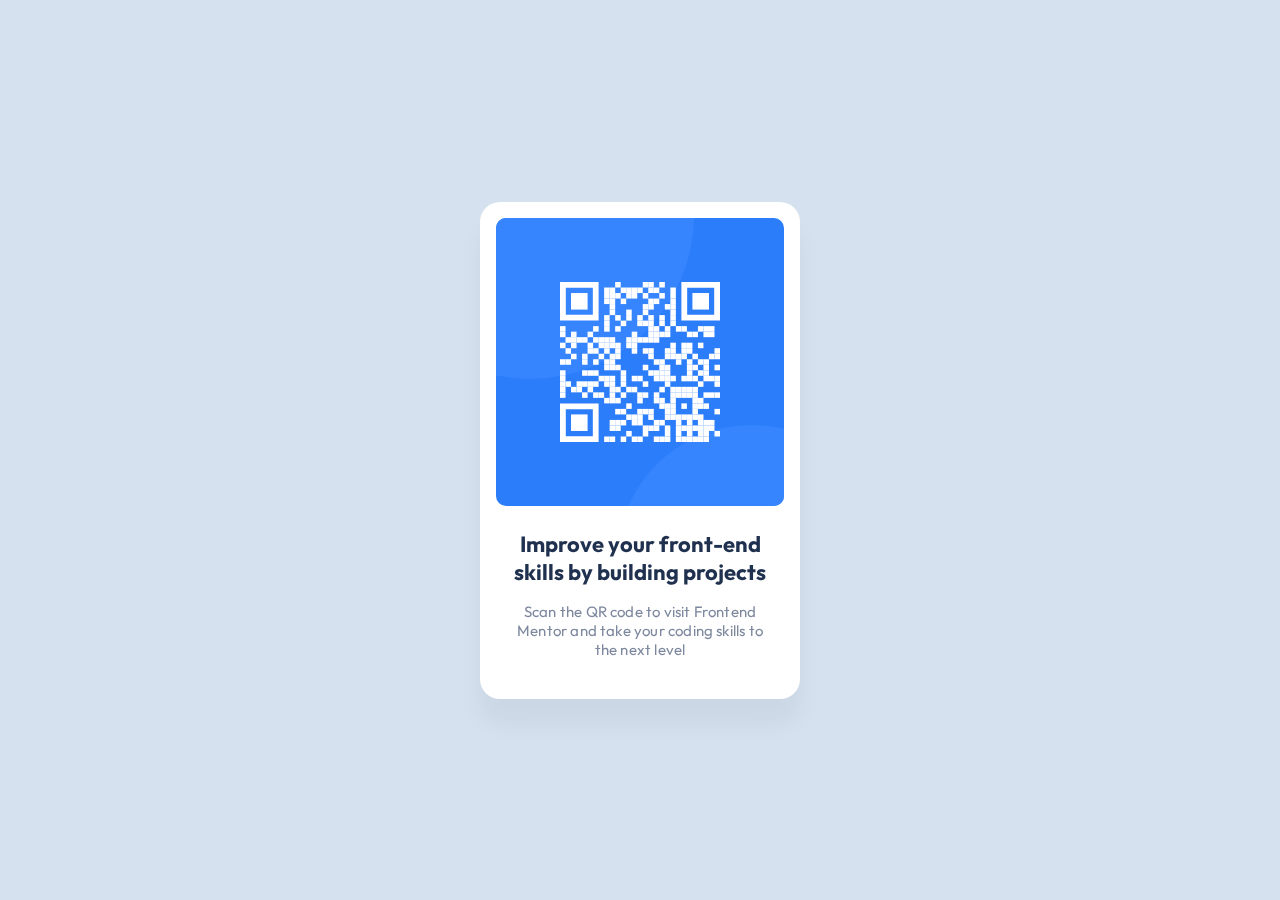
<file: 01-QRcode-component/index.html>
<!DOCTYPE html>
<html lang="en">
  <head>
    <meta charset="UTF-8" />
    <link rel="preconnect" href="https://fonts.googleapis.com" />
    <link rel="preconnect" href="https://fonts.gstatic.com" crossorigin />
    <link
      href="https://fonts.googleapis.com/css2?family=Outfit:wght@400;700&display=swap"
      rel="stylesheet"
    />
    <meta http-equiv="X-UA-Compatible" content="IE=edge" />
    <meta name="viewport" content="width=device-width, initial-scale=1.0" />
    <link rel="stylesheet" href="main.css" />
    <title>Challenge 01</title>
  </head>
  <body>
    <div id="content">
      <main class="card">
        <div class="card__qr-code">
          <img src="qr-code.svg" alt="qr-code" />
        </div>
        <article class="card__info">
          <h1>Improve your front-end skills by building projects</h1>
          <p>
            Scan the QR code to visit Frontend Mentor and take your coding
            skills to the next level
          </p>
        </article>
      </main>
    </div>
  </body>
</html>
</file>
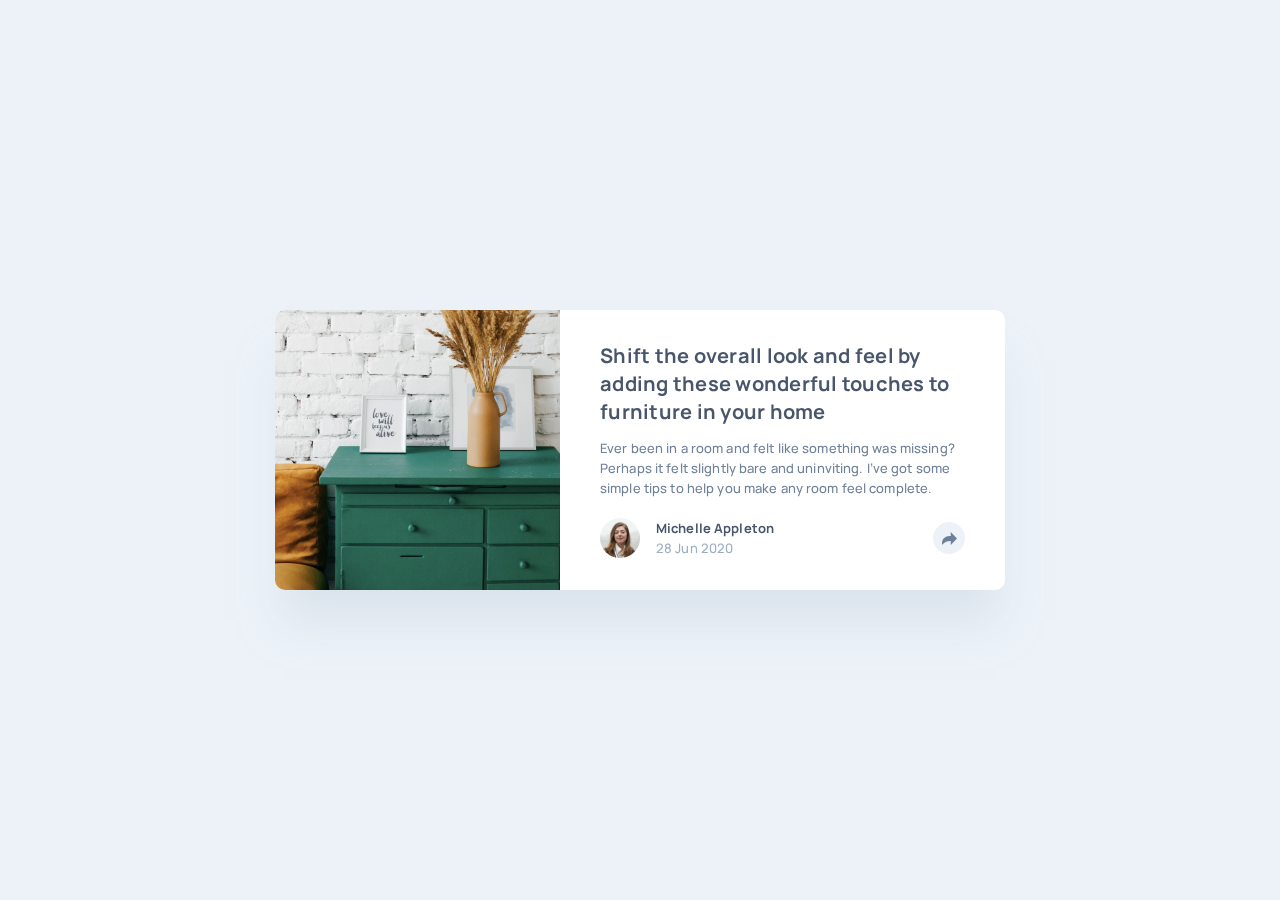
<file: 02-article-component/index.html>
<!DOCTYPE html>
<html lang="en">
  <head>
    <meta charset="UTF-8" />
    <meta http-equiv="X-UA-Compatible" content="IE=edge" />
    <meta name="viewport" content="width=device-width, initial-scale=1.0" />
    <link rel="preconnect" href="https://fonts.googleapis.com" />
    <link rel="preconnect" href="https://fonts.gstatic.com" crossorigin />
    <link
      href="https://fonts.googleapis.com/css2?family=Manrope:wght@500;700&display=swap"
      rel="stylesheet"
    />
    <link rel="stylesheet" href="main.css" />
    <title>Challenge 02</title>
  </head>
  <body>
    <div id="content">
      <main class="card">
        <picture class="card__img">
          <source
            media="(max-width: 760px)"
            srcset="./assets/bench-mobile.png"
          />
          <img src="./assets/bench.png" alt="A bench with a flower jar" />
        </picture>
        <div class="card__content">
          <article class="card__text">
            <h1>
              Shift the overall look and feel by adding these wonderful touches
              to furniture in your home
            </h1>
            <p>
              Ever been in a room and felt like something was missing? Perhaps
              it felt slightly bare and uninviting. I’ve got some simple tips to
              help you make any room feel complete.
            </p>
          </article>
          <div class="card__actions">
            <div class="card__profile">
              <img src="./assets/profile.png" alt="Profile photo" />
              <article class="card__profile-info">
                <h2>Michelle Appleton</h2>
                <p>28 Jun 2020</p>
              </article>
            </div>
            <button class="card__share-btn">
              <svg
                width="15"
                height="13"
                viewBox="0 0 15 13"
                fill="none"
                xmlns="http://www.w3.org/2000/svg"
              >
                <path
                  id="arrow"
                  d="M15 6.49504L8.76629 0.013916V3.88067H7.44095C3.33138 3.88067 0 7.03931 0 10.9358V12.9849L0.588684 12.3733C2.59014 10.2941 5.4221 9.1094 8.39115 9.1094H8.76629V12.9762L15 6.49504Z"
                  fill="#6E8098"
                />
              </svg>
            </button>
            <span class="card__tooltip" role="tooltip">
              <p>SHARE</p>
              <div class="card__tooltip-icons">
                <a href="#"
                  ><img src="./assets/fc.svg" alt="facebook icon"
                /></a>
                <a href="#">
                  <img src="./assets/tw.svg" alt="twitter icon"
                /></a>
                <a href="#"
                  ><img src="./assets/pin.svg" alt="pinterest icon"
                /></a>
              </div>
            </span>
          </div>
        </div>
      </main>
    </div>
  </body>
</html>
</file>
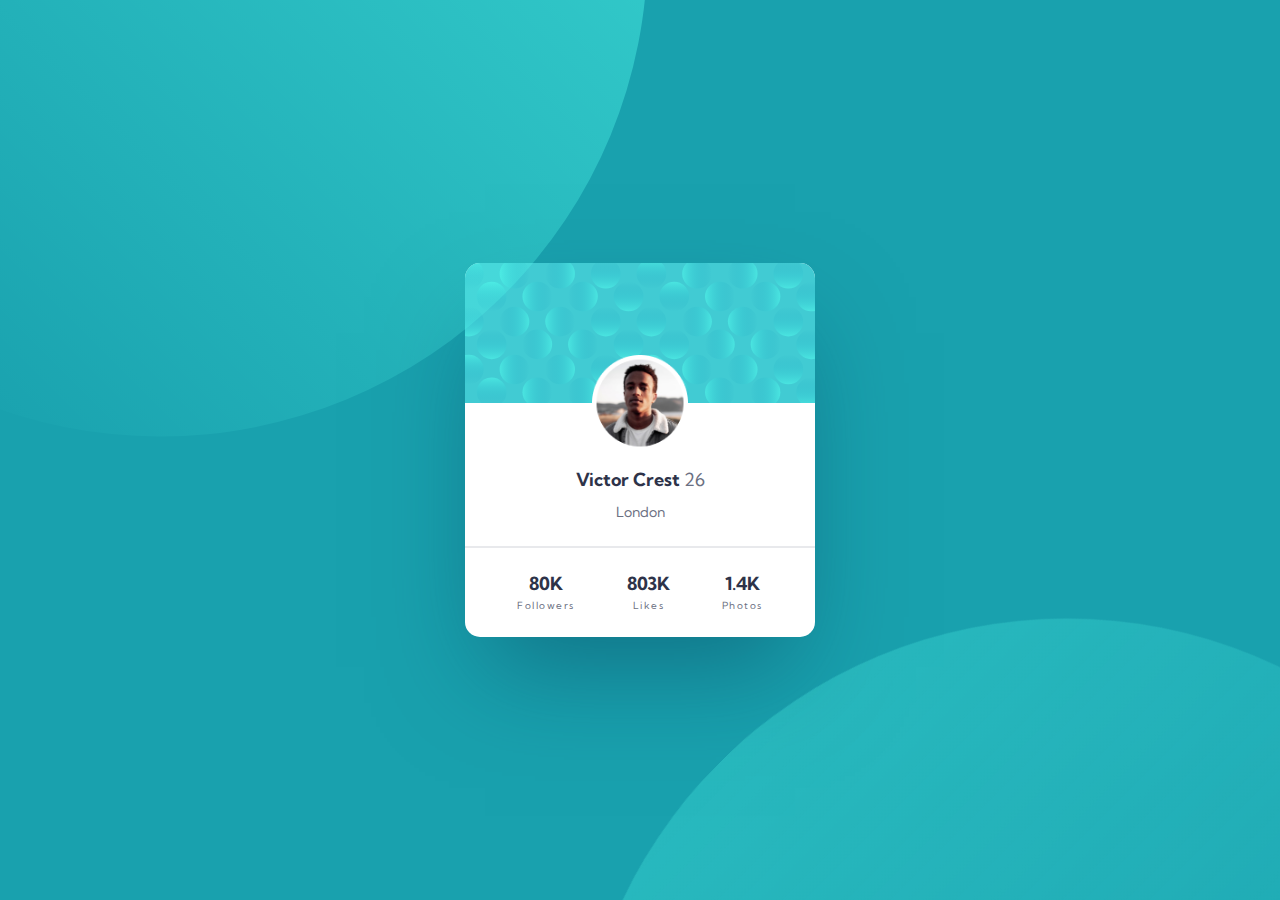
<file: 03-profile-card-component/index.html>
<!DOCTYPE html>
<html lang="en">
  <head>
    <meta charset="UTF-8" />
    <meta http-equiv="X-UA-Compatible" content="IE=edge" />
    <meta name="viewport" content="width=device-width, initial-scale=1.0" />
    <link rel="preconnect" href="https://fonts.googleapis.com" />
    <link rel="preconnect" href="https://fonts.gstatic.com" crossorigin />
    <link
      href="https://fonts.googleapis.com/css2?family=Kumbh+Sans:wght@400;700&display=swap"
      rel="stylesheet"
    />
    <link rel="stylesheet" href="main.css" />
    <title>Challenge 03</title>
  </head>
  <body>
    <main id="content" class="flex-center">
      <article class="card">
        <section class="card__bg">
          <img src="assets/card-bg.svg" alt="bunch of bubbles" />
        </section>
        <section class="card__profile">
          <div class="card__avatar">
            <img
              height="96"
              width="96"
              src="assets/avatar.png"
              alt="profile avatar"
            />
          </div>
          <h1><strong>Victor Crest</strong> 26</h1>
          <p>London</p>
        </section>
        <section class="card__analytics flex-center">
          <div class="card__analytics-block">
            <h2>80K</h2>
            <p>Followers</p>
          </div>
          <div class="card__analytics-block">
            <h2>803K</h2>
            <p>Likes</p>
          </div>
          <div class="card__analytics-block">
            <h2>1.4K</h2>
            <p>Photos</p>
          </div>
        </section>
      </article>
    </main>
  </body>
</html>
</file>
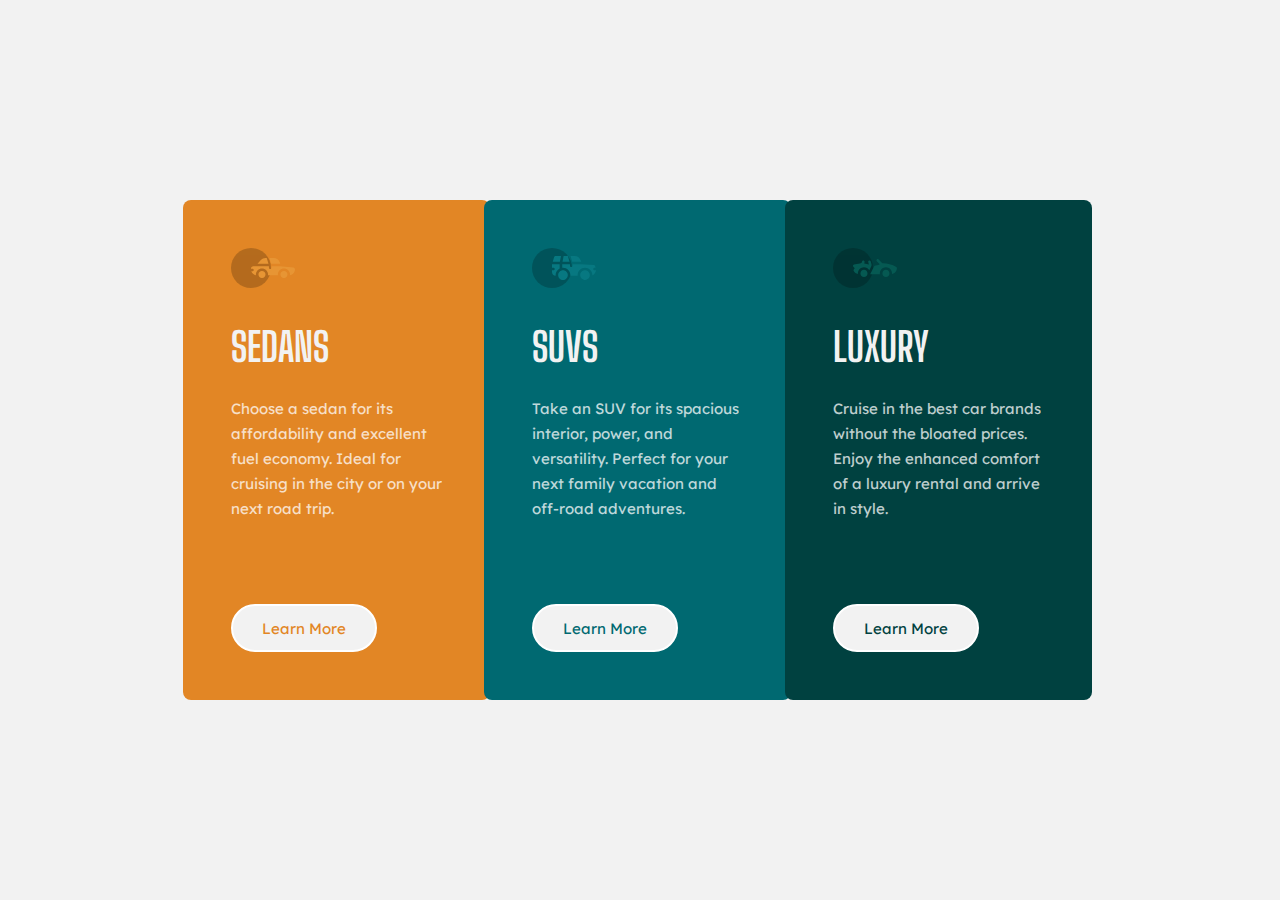
<file: 04-columns-preview/index.html>
<!DOCTYPE html>
<html lang="en">
  <head>
    <meta charset="UTF-8" />
    <meta http-equiv="X-UA-Compatible" content="IE=edge" />
    <meta name="viewport" content="width=device-width, initial-scale=1.0" />
    <link rel="preconnect" href="https://fonts.googleapis.com" />
    <link rel="preconnect" href="https://fonts.gstatic.com" crossorigin />
    <link
      href="https://fonts.googleapis.com/css2?family=Big+Shoulders+Display:wght@700&family=Lexend+Deca&display=swap"
      rel="stylesheet"
    />
    <link rel="stylesheet" href="main.css" />
    <title>Challenge 04</title>
  </head>
  <body class="flex-center">
    <main class="preview">
      <article class="preview__card preview__card--yellow">
        <div class="preview__vector">
          <img src="assets/sedan-ico.svg" alt="sedan shape icon" />
        </div>
        <h1>Sedans</h1>
        <p>
          Choose a sedan for its affordability and excellent fuel economy. Ideal
          for cruising in the city or on your next road trip.
        </p>
        <a
          href="#"
          role="button"
          class="preview__btn preview__btn--yellow flex-center"
          >Learn More</a
        >
      </article>
      <article class="preview__card preview__card--blue">
        <div class="preview__vector">
          <img src="assets/suvs-ico.svg" alt="sedan shape icon" />
        </div>
        <h1>SUVs</h1>
        <p>
          Take an SUV for its spacious interior, power, and versatility. Perfect
          for your next family vacation and off-road adventures.
        </p>
        <a
          href="#"
          role="button"
          class="preview__btn preview__btn--blue flex-center"
          >Learn More</a
        >
      </article>
      <article class="preview__card preview__card--green">
        <div class="preview__vector">
          <img src="assets/luxury-ico.svg" alt="sedan shape icon" />
        </div>
        <h1>Luxury</h1>
        <p>
          Cruise in the best car brands without the bloated prices. Enjoy the
          enhanced comfort of a luxury rental and arrive in style.
        </p>
        <a
          href="#"
          role="button"
          class="preview__btn preview__btn--green flex-center"
          >Learn More</a
        >
      </article>
    </main>
  </body>
</html>
</file>
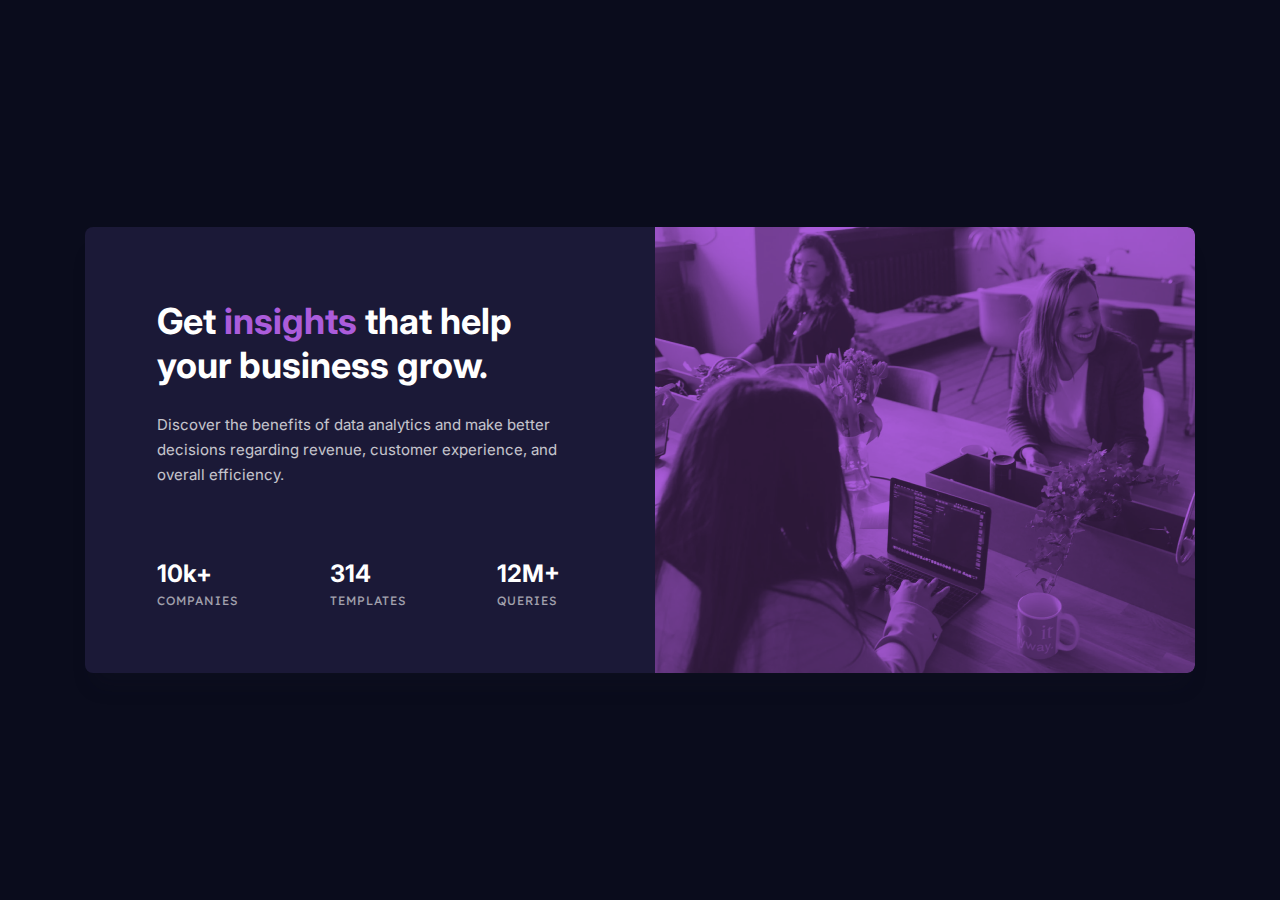
<file: 05-stats-preview-card/index.html>
<!DOCTYPE html>
<html lang="en">
  <head>
    <meta charset="UTF-8" />
    <meta http-equiv="X-UA-Compatible" content="IE=edge" />
    <meta name="viewport" content="width=device-width, initial-scale=1.0" />
    <link rel="preconnect" href="https://fonts.googleapis.com" />
    <link rel="preconnect" href="https://fonts.gstatic.com" crossorigin />
    <link
      href="https://fonts.googleapis.com/css2?family=Inter:wght@400;700&family=Lexend+Deca&display=swap"
      rel="stylesheet"
    />
    <link rel="stylesheet" href="main.css" />
    <title>Challenge 05</title>
  </head>
  <body class="flex-center">
    <main class="card">
      <article class="card__content">
        <h1 class="card__heading">
          Get <span>insights</span> that help your business grow.
        </h1>
        <p class="card__paragraph">
          Discover the benefits of data analytics and make better decisions
          regarding revenue, customer experience, and overall efficiency.
        </p>
        <ul class="card__list">
          <li class="card__item">
            <h1>10k+</h1>
            <h2>Companies</h2>
          </li>
          <li class="card__item">
            <h1>314</h1>
            <h2>Templates</h2>
          </li>
          <li class="card__item">
            <h1>12M+</h1>
            <h2>Queries</h2>
          </li>
        </ul>
      </article>
      <div class="card__img">
        <img src="company-bg.png" alt="People working in a office" />
      </div>
    </main>
  </body>
</html>
</file>
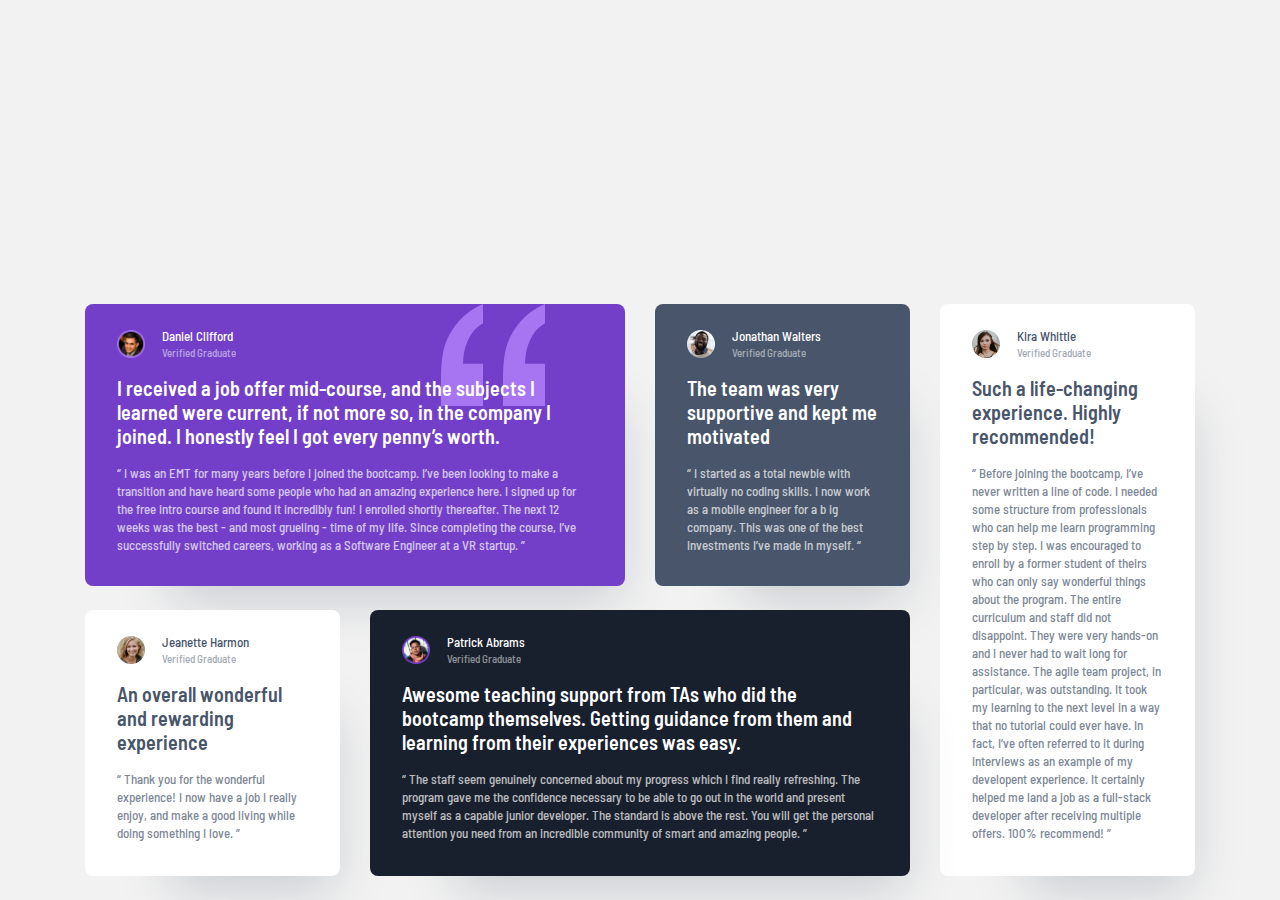
<file: 06-testimonials-grid/index.html>
<!DOCTYPE html>
<html lang="en">
  <head>
    <meta charset="UTF-8" />
    <meta http-equiv="X-UA-Compatible" content="IE=edge" />
    <meta name="viewport" content="width=device-width, initial-scale=1.0" />
    <link rel="preconnect" href="https://fonts.googleapis.com" />
    <link rel="preconnect" href="https://fonts.gstatic.com" crossorigin />
    <link
      href="https://fonts.googleapis.com/css2?family=Barlow+Semi+Condensed:wght@500;600&display=swap"
      rel="stylesheet"
    />
    <link rel="stylesheet" href="main.css" />
    <title>Challenge 06</title>
  </head>
  <body>
    <main id="grid-container">
      <article class="article --article-1 --text-white">
        <section class="article__profile">
          <div class="article__profile-img">
            <img
              height="28"
              width="28"
              src="assets/avt-article1.png"
              alt="avatar"
            />
          </div>
          <div class="article__profile-info">
            <h2 class="article__profile-name">Daniel Clifford</h2>
            <p class="article__profile-role">Verified Graduate</p>
          </div>
        </section>
        <div class="article__vector">
          <img src="assets/vector.png" alt="vector" />
        </div>
        <div class="article__text">
          <h1 class="article__heading">
            I received a job offer mid-course, and the subjects I learned were
            current, if not more so, in the company I joined. I honestly feel I
            got every penny’s worth.
          </h1>
          <p class="article__paragraph">
            “ I was an EMT for many years before I joined the bootcamp. I’ve
            been looking to make a transition and have heard some people who had
            an amazing experience here. I signed up for the free intro course
            and found it incredibly fun! I enrolled shortly thereafter. The next
            12 weeks was the best - and most grueling - time of my life. Since
            completing the course, I’ve successfully switched careers, working
            as a Software Engineer at a VR startup. ”
          </p>
        </div>
      </article>
      <article class="article --article-2 --text-white">
        <section class="article__profile">
          <div class="article__profile-img">
            <img
              height="28"
              width="28"
              src="assets/avt-article2.png"
              alt="avatar"
            />
          </div>
          <div class="article__profile-info">
            <h2 class="article__profile-name">Jonathan Walters</h2>
            <p class="article__profile-role">Verified Graduate</p>
          </div>
        </section>
        <div class="article__text">
          <h1 class="article__heading">
            The team was very supportive and kept me motivated
          </h1>
          <p class="article__paragraph">
            “ I started as a total newbie with virtually no coding skills. I now
            work as a mobile engineer for a b ig company. This was one of the
            best investments I’ve made in myself. “
          </p>
        </div>
      </article>
      <article class="article --article-3 --text-black">
        <section class="article__profile">
          <div class="article__profile-img">
            <img
              height="28"
              width="28"
              src="assets/avt-article3.png"
              alt="avatar"
            />
          </div>
          <div class="article__profile-info">
            <h2 class="article__profile-name">Kira Whittle</h2>
            <p class="article__profile-role">Verified Graduate</p>
          </div>
        </section>
        <div class="article__text">
          <h1 class="article__heading">
            Such a life-changing experience. Highly recommended!
          </h1>
          <p class="article__paragraph">
            “ Before joining the bootcamp, I’ve never written a line of code. I
            needed some structure from professionals who can help me learn
            programming step by step. I was encouraged to enroll by a former
            student of theirs who can only say wonderful things about the
            program. The entire curriculum and staff did not disappoint. They
            were very hands-on and I never had to wait long for assistance. The
            agile team project, in particular, was outstanding. It took my
            learning to the next level in a way that no tutorial could ever
            have. In fact, I’ve often referred to it during interviews as an
            example of my developent experience. It certainly helped me land a
            job as a full-stack developer after receiving multiple offers. 100%
            recommend! ”
          </p>
        </div>
      </article>
      <article class="article --article-4 --text-black">
        <section class="article__profile">
          <div class="article__profile-img">
            <img
              height="28"
              width="28"
              src="assets/avt-article4.png"
              alt="avatar"
            />
          </div>
          <div class="article__profile-info">
            <h2 class="article__profile-name">Jeanette Harmon</h2>
            <p class="article__profile-role">Verified Graduate</p>
          </div>
        </section>
        <div class="article__text">
          <h1 class="article__heading">
            An overall wonderful and rewarding experience
          </h1>
          <p class="article__paragraph">
            “ Thank you for the wonderful experience! I now have a job I really
            enjoy, and make a good living while doing something I love. ”
          </p>
        </div>
      </article>
      <article class="article --article-5 --text-white">
        <section class="article__profile">
          <div class="article__profile-img">
            <img
              height="28"
              width="28"
              src="assets/avt-article5.png"
              alt="avatar"
            />
          </div>
          <div class="article__profile-info">
            <h2 class="article__profile-name">Patrick Abrams</h2>
            <p class="article__profile-role">Verified Graduate</p>
          </div>
        </section>
        <div class="article__text">
          <h1 class="article__heading">
            Awesome teaching support from TAs who did the bootcamp themselves.
            Getting guidance from them and learning from their experiences was
            easy.
          </h1>
          <p class="article__paragraph">
            “ The staff seem genuinely concerned about my progress which I find
            really refreshing. The program gave me the confidence necessary to
            be able to go out in the world and present myself as a capable
            junior developer. The standard is above the rest. You will get the
            personal attention you need from an incredible community of smart
            and amazing people. ”
          </p>
        </div>
      </article>
    </main>
  </body>
</html>
</file>
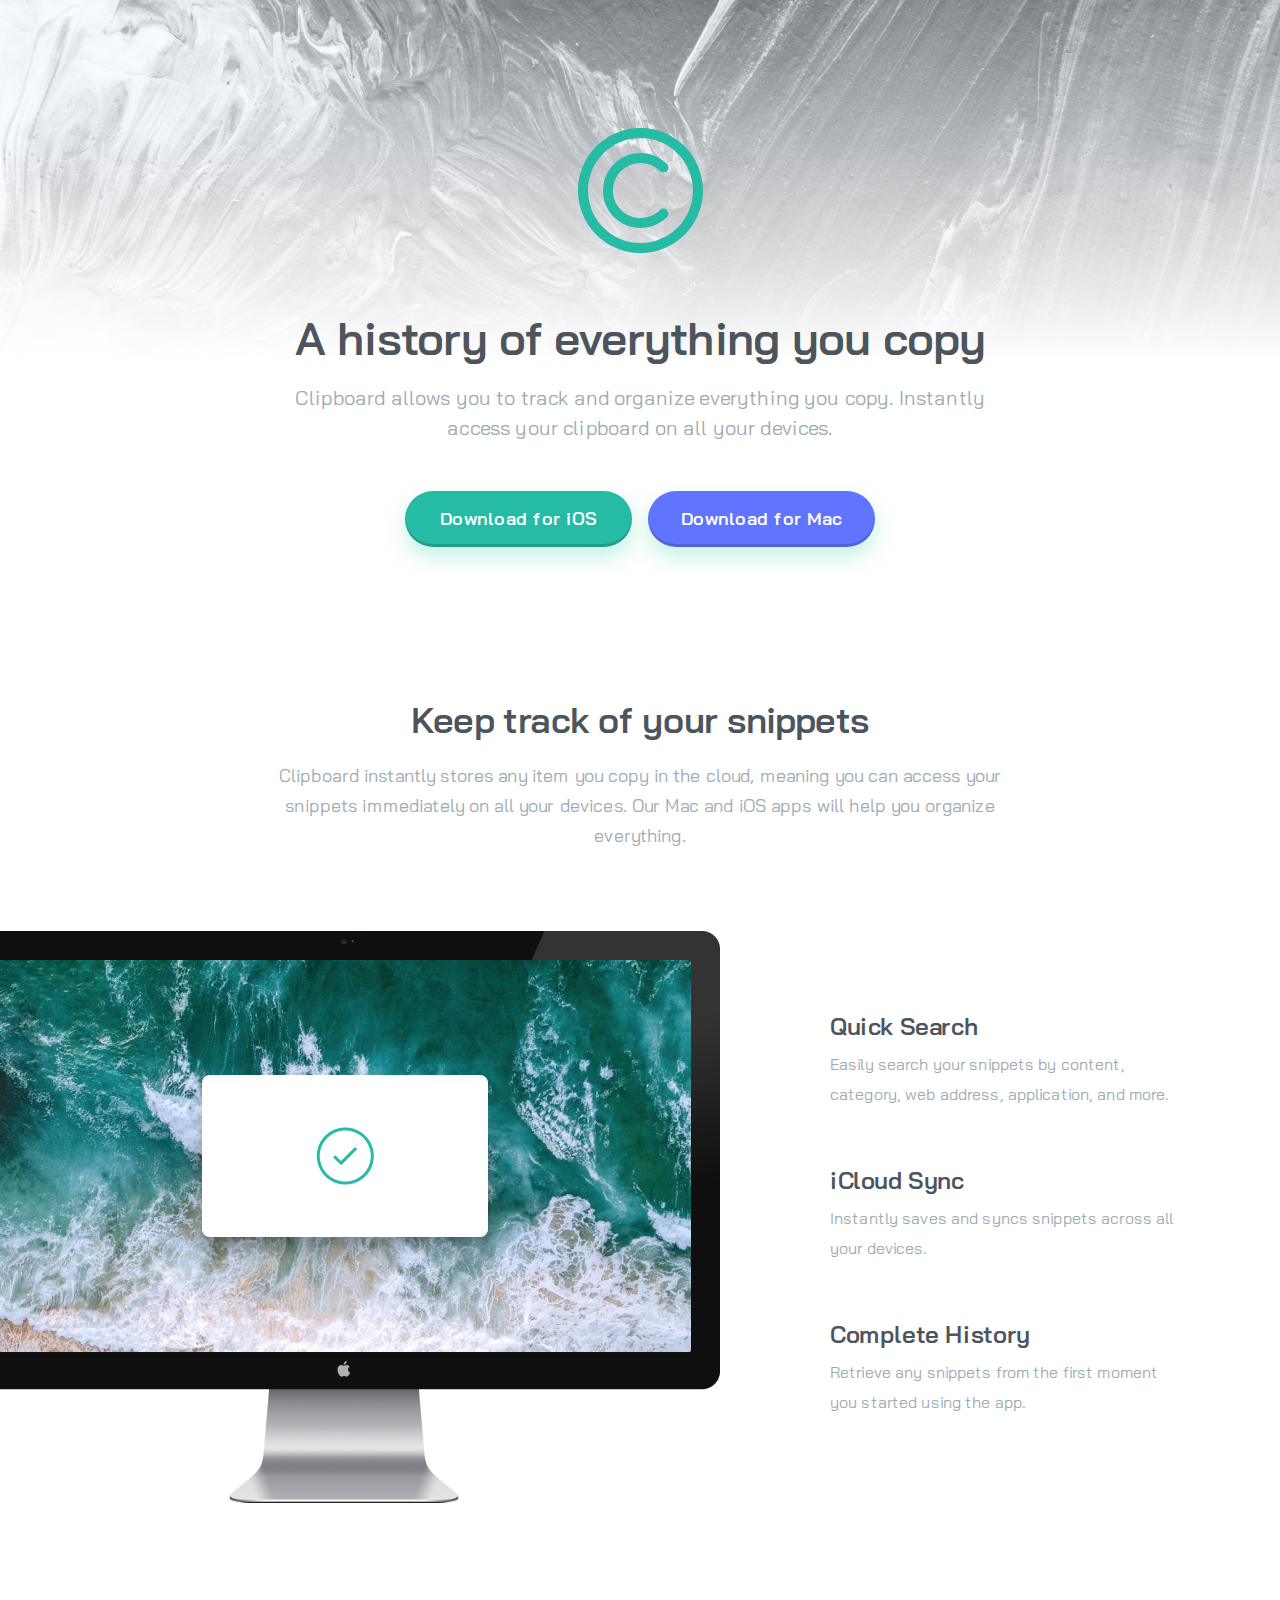
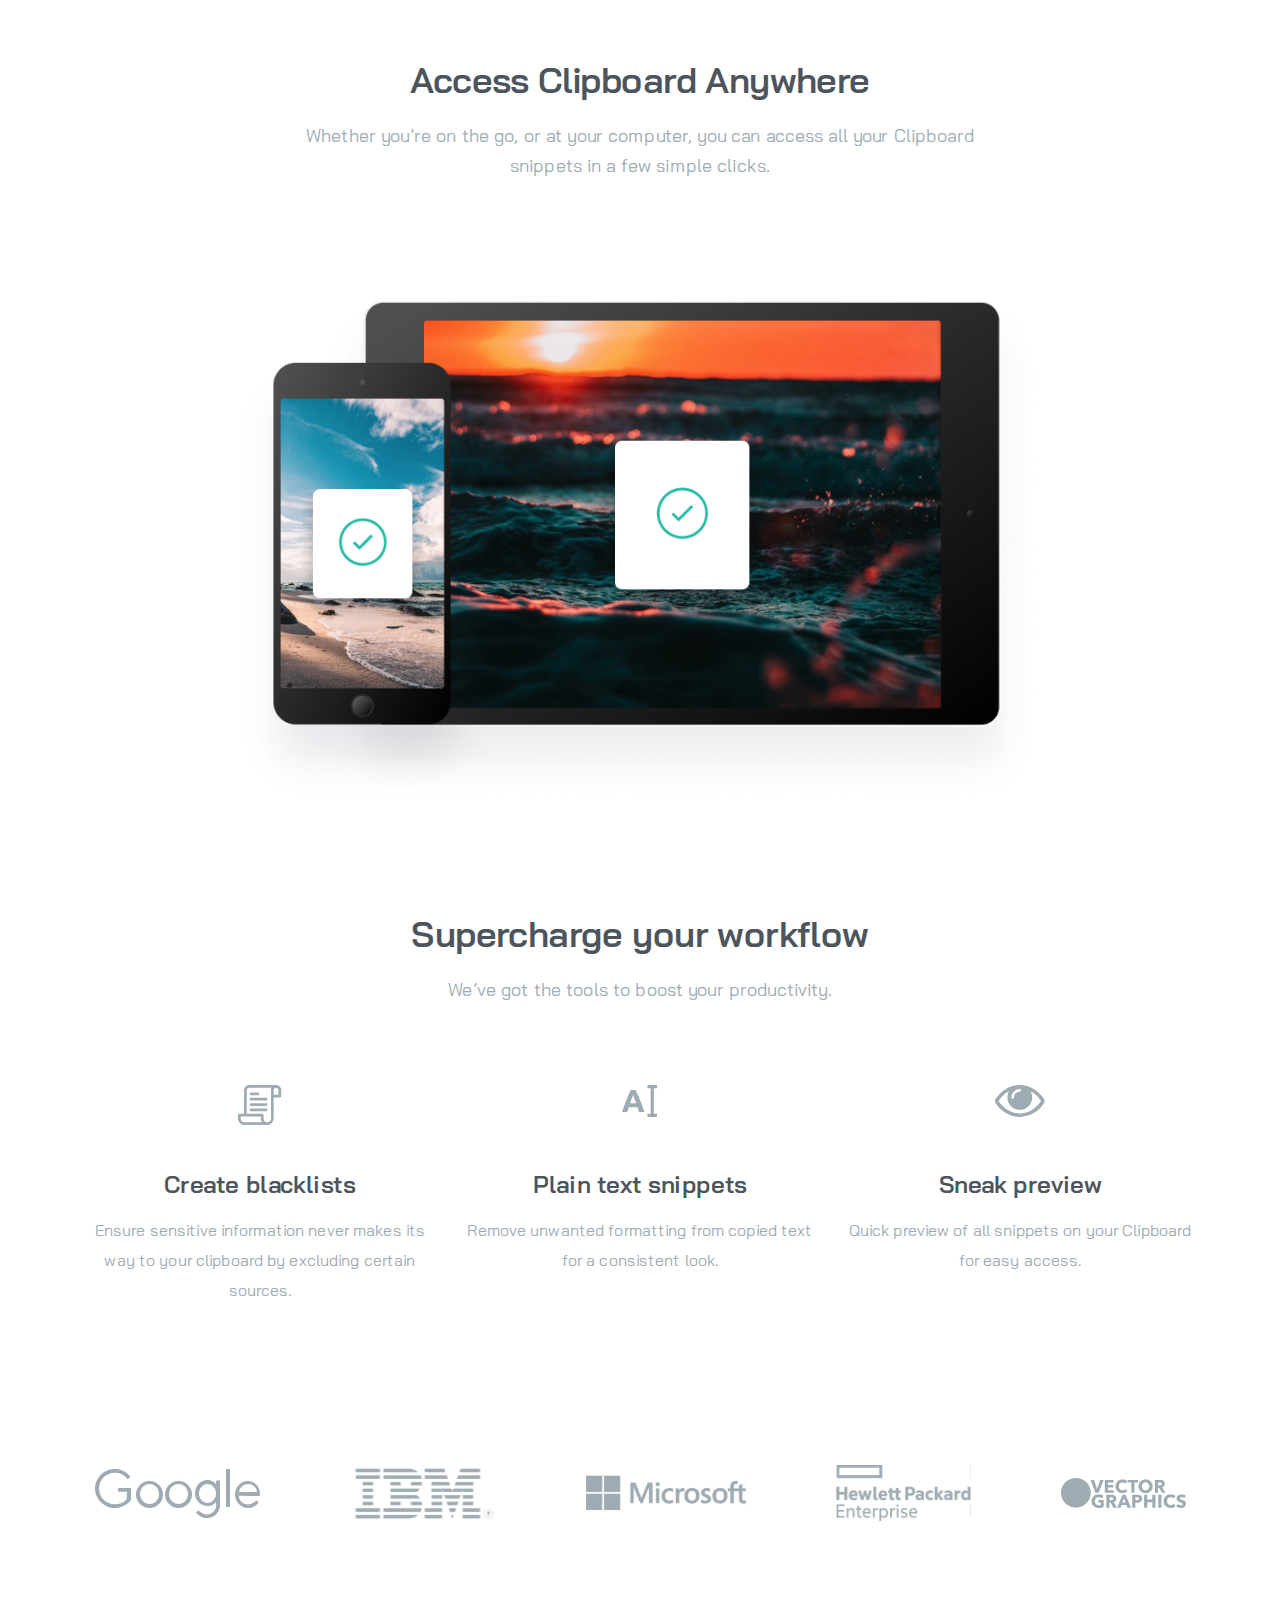
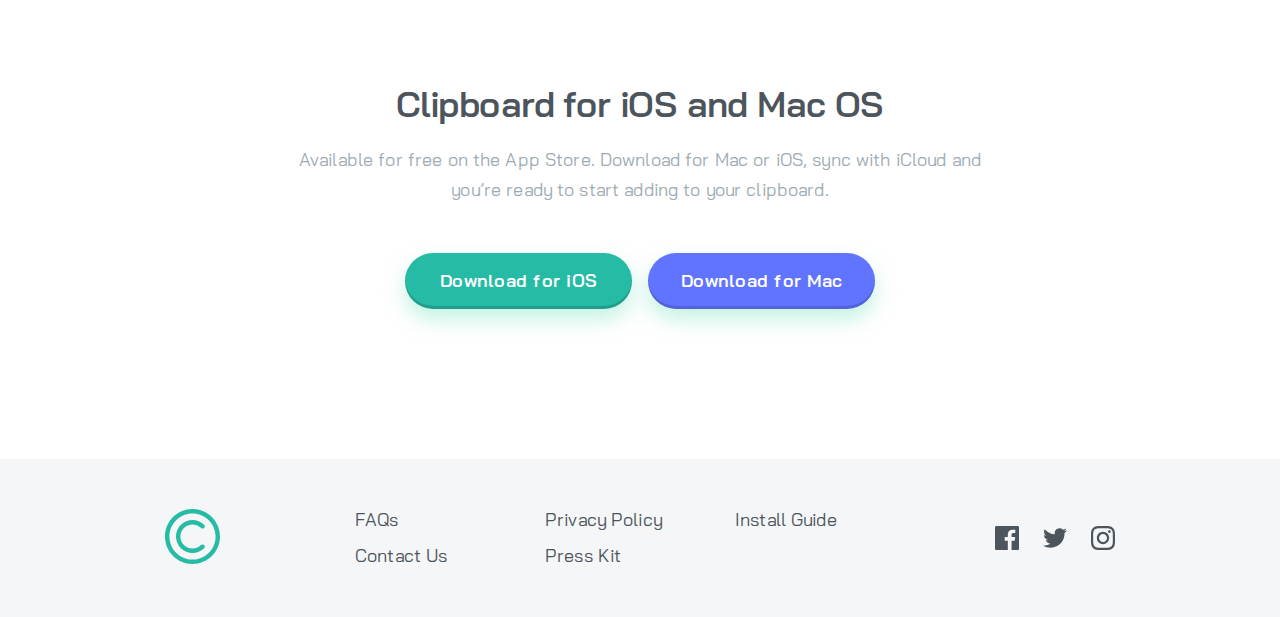
<file: 16-clipboard-landing-page/index.html>
<!DOCTYPE html>
<html lang="en">
  <head>
    <meta charset="UTF-8" />
    <meta http-equiv="X-UA-Compatible" content="IE=edge" />
    <meta name="viewport" content="width=device-width, initial-scale=1.0" />
    <meta
      name="description"
      content="ClipBoard | Upgrade your workflow with ClipBoard a tool for copying your text in a smart way"
      <link
      rel="shortcut icon"
      href="assets/circle-vector.svg"
      type="image/x-icon"
    />
    <link rel="preconnect" href="https://fonts.googleapis.com" />
    <link rel="preconnect" href="https://fonts.gstatic.com" crossorigin />
    <link
      href="https://fonts.googleapis.com/css2?family=Bai+Jamjuree:wght@400;600&display=swap"
      rel="stylesheet"
    />
    <link rel="stylesheet" href="styles.css" />
    <title>Clip Board</title>
  </head>
  <body>
    <main class="main-start">
      <div class="main-start__shape">
        <img
          src="assets/circle-vector.svg"
          alt="Green Circle With a C inside"
        />
      </div>
      <article class="main-start__article">
        <h1 class="main-start__title title --title-lg">
          A history of everything you copy
        </h1>
        <p class="main-start__para para --para-lg">
          Clipboard allows you to track and organize everything you copy.
          Instantly access your clipboard on all your devices.
        </p>
        <div class="main-start__actions">
          <a class="main-start__btn1 btn --btn-primary" role="button" href="/"
            >Download for iOS</a
          >
          <a class="main-start__btn2 btn --btn-secondary" role="button" href="/"
            >Download for Mac</a
          >
        </div>
      </article>
    </main>
    <article class="track">
      <h1 class="track__title title --title-md">Keep track of your snippets</h1>
      <p class="track__para para --para-md">
        Clipboard instantly stores any item you copy in the cloud, meaning you
        can access your snippets immediately on all your devices. Our Mac and
        iOS apps will help you organize everything.
      </p>
    </article>
    <section class="screen">
      <picture class="screen__picture">
        <source media="(max-width: 850px)" srcset="assets/screen-mobile.png" />
        <img src="assets/screen.png" alt="Computer Screen" />
      </picture>
      <div class="screen__articles">
        <article class="screen__article">
          <h1 class="screen__article-title title --title-sm">Quick Search</h1>
          <p class="screen__article-para para --para-sm">
            Easily search your snippets by content, category, web address,
            application, and more.
          </p>
        </article>
        <article class="screen__article">
          <h1 class="screen__article-title title --title-sm">iCloud Sync</h1>
          <p class="screen__article-para para --para-sm">
            Instantly saves and syncs snippets across all your devices.
          </p>
        </article>
        <article class="screen__article">
          <h1 class="screen__article-title title --title-sm">
            Complete History
          </h1>
          <p class="screen__article-para para --para-sm">
            Retrieve any snippets from the first moment you started using the
            app.
          </p>
        </article>
      </div>
    </section>
    <section class="access-clipboard">
      <article class="access-clipboard__article">
        <h1 class="access-clipboard__title title --title-md">
          Access Clipboard Anywhere
        </h1>
        <p class="access-clipboard__para para --para-md">
          Whether you’re on the go, or at your computer, you can access all your
          Clipboard snippets in a few simple clicks.
        </p>
      </article>
      <picture class="access-clipboard__picture">
        <source
          media="(max-width: 760px)"
          srcset="assets/access-clip-mobile.png"
        />
        <img src="assets/access-clip.png" alt="SmartPhone on side of Table" />
      </picture>
    </section>
    <section class="workflow">
      <article class="workflow__info">
        <h1 class="workflow__title title --title-md">
          Supercharge your workflow
        </h1>
        <p class="workflow__para para --para-md">
          We’ve got the tools to boost your productivity.
        </p>
      </article>
      <section class="workflow__articles">
        <article class="workflow__article">
          <img
            class="workflow__paper"
            src="assets/lists.svg"
            alt="Paper List icon"
            loading="lazy"
          />
          <h1 class="workflow__article-title title --title-sm">
            Create blacklists
          </h1>
          <p class="workflow__article-para para --para-sm">
            Ensure sensitive information never makes its way to your clipboard
            by excluding certain sources.
          </p>
        </article>
        <article class="workflow__article">
          <img
            class="workflow__snippets"
            src="assets/snippets.svg"
            alt="Typing letter icon"
            loading="lazy"
          />
          <h1 class="workflow__article-title title --title-sm">
            Plain text snippets
          </h1>
          <p class="workflow__article-para para --para-sm">
            Remove unwanted formatting from copied text for a consistent look.
          </p>
        </article>
        <article class="workflow__article">
          <img
            class="workflow__eye"
            src="assets/sneak.svg"
            alt="Eye icon"
            loading="lazy"
          />
          <h1 class="workflow__article-title title --title-sm">
            Sneak preview
          </h1>
          <p class="workflow__article-para para --para-sm">
            Quick preview of all snippets on your Clipboard for easy access.
          </p>
        </article>
      </section>
    </section>
    <section class="brands">
      <ul class="brands__list">
        <li class="brands__google">
          <img
            src="assets/google.svg"
            alt="Google Brand"
            style="opacity: 0"
            loading="lazy"
          />
        </li>
        <li class="brands__ibm">
          <img
            src="assets/ibm.svg"
            alt="Ibm Brand"
            style="opacity: 0"
            loading="lazy"
          />
        </li>
        <li class="brands__microsoft">
          <img
            src="assets/microsoft.svg"
            alt="Microsoft Brand"
            style="opacity: 0"
            loading="lazy"
          />
        </li>
        <li class="brands__hewlett">
          <img
            src="assets/hewlett.svg"
            alt="Hewlett Brand"
            style="opacity: 0"
            loading="lazy"
          />
        </li>
        <li class="brands__graphics">
          <img
            src="assets/graphics.svg"
            alt="Graphics Brand"
            style="opacity: 0"
            loading="lazy"
          />
        </li>
      </ul>
    </section>
    <article class="download">
      <h1 class="download__title title --title-md">
        Clipboard for iOS and Mac OS
      </h1>
      <p class="download__para para --para-md">
        Available for free on the App Store. Download for Mac or iOS, sync with
        iCloud and you’re ready to start adding to your clipboard.
      </p>
      <div class="download__actions">
        <a class="download__btn1 btn --btn-primary" role="button" href="/"
          >Download for iOS</a
        >
        <a class="download__btn2 btn --btn-secondary" role="button" href="/"
          >Download for Mac</a
        >
      </div>
    </article>
    <footer class="main-footer">
      <div class="main-footer__shape">
        <img
          height="55"
          width="55"
          src="assets/circle-vector.svg"
          alt="Green circle with a 'C' inside"
        />
      </div>
      <div class="main-footer__links">
        <ul class="main-footer__links-list">
          <li class="main-footer__links-item">
            <a href="/">FAQs</a>
          </li>
          <li class="main-footer__links-item">
            <a href="/">Contact Us</a>
          </li>
        </ul>
        <ul class="main-footer__links-list">
          <li class="main-footer__links-item">
            <a href="/">Privacy Policy</a>
          </li>
          <li class="main-footer__links-item">
            <a href="/">Press Kit</a>
          </li>
        </ul>
        <ul class="main-footer__links-list">
          <li class="main-footer__links-item">
            <a href="/">Install Guide</a>
          </li>
        </ul>
      </div>
      <div class="main-footer__icons">
        <a href="/" class="main-footer__icon--fb">
          <img
            src="assets/fb.svg"
            alt="Facebook icon"
            style="opacity: 0"
            loading="lazy"
          />
        </a>
        <a href="/" class="main-footer__icon--tw">
          <img
            src="assets/tw.svg"
            alt="Twitter icon"
            style="opacity: 0"
            loading="lazy"
          />
        </a>
        <a href="/" class="main-footer__icon--ig">
          <img
            src="assets/ig.svg"
            alt="Instagram icon"
            style="opacity: 0"
            loading="lazy"
          />
        </a>
      </div>
    </footer>
  </body>
</html>
</file>
<file: 01-QRcode-component/main.css>
* {
  padding: 0;
  margin: 0;
  box-sizing: border-box;
}

body {
  background-color: #d5e1ef;
  font-family: "Outfit", sans-serif;
}

#content {
  position: fixed;
  top: 0;
  left: 0;
  bottom: 0;
  right: 0;
  margin: auto;
  max-width: 1500px;
  width: 100%;
  height: 100%;
  padding: 0 28px;

  display: flex;
  justify-content: center;
  align-items: center;
}

.card {
  max-width: 320px;
  width: 100%;
  height: 497px;
  padding: 16px;
  background: #ffffff;
  box-shadow: 0px 25px 25px rgba(0, 0, 0, 0.0476518);
  border-radius: 20px;
}

.card__qr-code {
  position: relative;
  max-width: 288px;
  width: 100%;
  height: 288px;

  background-color: #2c7dfa;
  border-radius: 10px;

  display: flex;
  align-items: center;
  justify-content: center;

  overflow: hidden;
}

.card__qr-code img {
  z-index: 1;
}

.card__qr-code::before {
  position: absolute;

  background-color: #3685ff;
  content: " ";
  width: 270px;
  height: 270px;
  border-radius: 50%;
  bottom: -189px;
  right: -103px;
}

.card__qr-code::after {
  position: absolute;

  background-color: #3685ff;
  content: " ";
  width: 328px;
  height: 328px;
  border-radius: 50%;
  bottom: 127px;
  right: 90px;
}

.card__info {
  text-align: center;
  margin-top: 24px;
}

.card__info h1 {
  font-style: normal;
  font-weight: 700;
  font-size: 1.375rem;
  line-height: 28px;
  margin-bottom: 16px;
  color: #1f314f;
}

.card__info p {
  font-style: normal;
  font-weight: 400;
  font-size: 0.9375rem;
  line-height: 19px;
  letter-spacing: 0.1875px;
  color: #7d889e;
  margin: 0 16px;
}

@media screen and (max-width: 470px) {
  .card__qr-code {
    background-color: #3685ff;
  }

  .card__qr-code::before,
  .card__qr-code::after {
    background-color: #2c7dfa;
  }
}
</file>
<file: 02-article-component/main.css>
* {
  margin: 0;
  padding: 0;
  box-sizing: border-box;
}

body {
  background-color: #ecf2f8;
  font-family: "Manrope", sans-serif;
}

#content {
  position: fixed;
  top: 0;
  bottom: 0;
  left: 0;
  right: 0;
  margin: auto;

  width: 100%;
  height: 100%;
  padding: 0 24px;

  display: flex;
  justify-content: center;
  align-items: center;
}

.card {
  max-width: 730px;
  height: 280px;
  width: 100%;
  background-color: #ffffff;
  box-shadow: 0px 40px 40px -10px rgba(201, 213, 225, 0.503415);
  border-radius: 10px;

  display: flex;
}

.card__img {
  border-top-left-radius: 10px;
  border-bottom-left-radius: 10px;
  overflow: hidden;
  max-width: 285px;
  width: 100%;
}

.card__content {
  display: flex;
  flex-direction: column;
  justify-content: space-between;

  padding: 32px 40px;
  width: 100%;
}

.card__text h1 {
  font-style: normal;
  font-weight: 700;
  font-size: 1.25rem;
  line-height: 28px;
  letter-spacing: 0.25px;
  color: #48556a;
  margin-bottom: 12px;
}

.card__text p {
  font-style: normal;
  font-weight: 500;
  font-size: 0.8125rem;
  line-height: 20px;
  letter-spacing: 0.121875px;
  color: #6e8098;
}

.card__actions {
  position: relative;
  display: flex;
  align-items: center;
  justify-content: space-between;
}

.card__profile {
  display: flex;
  align-items: center;
  gap: 16px;
}

.card__profile-info h2 {
  font-style: normal;
  font-weight: 700;
  font-size: 0.8125rem;
  line-height: 20px;
  letter-spacing: 0.121875px;
  color: #48556a;
}

.card__profile-info p {
  font-style: normal;
  font-weight: 500;
  font-size: 0.8125rem;
  line-height: 20px;
  letter-spacing: 0.121875px;
  color: #9daec2;
}

.card__share-btn {
  all: unset;
  width: 32px;
  height: 32px;
  border-radius: 50%;
  background-color: #ecf2f8;

  display: flex;
  justify-content: center;
  align-items: center;

  cursor: pointer;
}

.card__share-btn:hover,
.card__share-btn:active {
  background-color: #6e8098;
}

.card__share-btn:hover #arrow,
.card__share-btn:active #arrow {
  fill: #fff;
}

.card__tooltip {
  visibility: hidden;
  opacity: 0;
  position: absolute;
  top: -74px;
  right: -105px;
  width: 248px;
  height: 55px;
  transition: 0.5s ease-in;

  display: flex;
  justify-content: center;
  align-items: center;
  gap: 21px;

  box-shadow: 0px 10px 10px rgba(201, 213, 225, 0.503415);
  border-radius: 10px;
  background-color: #48556a;
  z-index: 1;
}

.card__share-btn:hover + .card__tooltip,
.card__tooltip:hover {
  visibility: visible;
  opacity: 1;
}

.card__tooltip::after {
  content: "";
  position: absolute;
  top: 100%;
  left: 50%;
  margin-left: -5px;
  border-width: 7px;
  border-style: solid;
  border-color: #48556a transparent transparent transparent;
}

.card__tooltip p {
  font-style: normal;
  font-weight: 500;
  font-size: 0.8125rem;
  line-height: 20px;
  letter-spacing: 5px;
  color: #9daec2;
}

.card__tooltip-icons {
  display: flex;
  align-items: center;
  gap: 16px;
  cursor: pointer;
}

.card__tooltip-icons a {
  display: flex;
  align-items: center;
  justify-content: center;
}

@media screen and (max-width: 760px) {
  .card {
    position: relative;
    flex-direction: column;
    max-width: 327px;
    max-height: 512px;
    height: 100%;
  }

  .card__img {
    max-width: 327px;
    height: 200px;
    border-bottom-left-radius: 0;
    border-top-right-radius: 10px;
  }

  .card__content {
    padding: 36px 32px 20px;
  }

  .card__text h1 {
    font-size: 1rem;
  }

  .card__actions {
    position: static;
    margin-top: 32px;
  }

  .card__share-btn {
    z-index: 99;
  }

  .card__tooltip {
    top: 0;
    bottom: 0;
    right: 0;
    left: 0;
    margin-top: auto;
    width: 100%;
    height: 80px;
    display: flex;
    justify-content: flex-start;
    padding: 0 32px;
    border-top-left-radius: 0;
    border-top-right-radius: 0;
  }

  .card__tooltip::after {
    display: none;
  }
}
</file>
<file: 03-profile-card-component/main.css>
* {
  margin: 0;
  padding: 0;
  box-sizing: border-box;
}

body {
  font-family: "Kumbh Sans", sans-serif;
}

.flex-center {
  display: flex;
  justify-content: center;
  align-items: center;
}

#content {
  position: fixed;
  top: 0;
  bottom: 0;
  left: 0;
  right: 0;
  margin: auto;

  width: 100vw;
  height: 100vh;
  padding: 0 24px;

  background-color: #19a1ae;
}

#content::before {
  content: "";
  width: 978px;
  height: 976px;
  border-radius: 50%;

  position: absolute;
  top: -540px;
  left: -330px;

  background: linear-gradient(
    180deg,
    rgba(9, 137, 180, 0.0001) 0.78%,
    #53ffee 99.94%
  );
  mix-blend-mode: normal;
  opacity: 0.5;
  transform: rotate(-135deg);
}

#content::after {
  content: "";
  width: 978px;
  height: 976px;
  border-radius: 50%;

  position: absolute;
  bottom: -697px;
  right: -275px;

  background: linear-gradient(
    180deg,
    rgba(9, 137, 180, 0.0001) 0.78%,
    #53ffee 99.94%
  );
  mix-blend-mode: normal;
  opacity: 0.25;
  transform: matrix(0.71, -0.71, -0.71, -0.71, 0, 0);
}

@media screen and (max-width: 1250px) {
  #content::before {
    width: 622px;
    height: 621px;

    top: -370px;
    left: -401px;
  }

  #content::after {
    width: 622px;
    height: 621px;

    bottom: -317px;
    right: -412px;
  }
}

.card {
  background: #ffffff;
  box-shadow: 0px 50px 100px -20px rgba(8, 70, 94, 0.504835);
  border-radius: 15px;

  width: 100%;
  max-width: 350px;
  height: 100%;
  max-height: 374px;

  overflow: hidden;
}

.card__bg {
  width: 100%;
  max-height: 140px;
  height: 100%;
  background-color: #41cbd3;
}

.card__profile {
  position: relative;
  max-height: 145px;
  height: 100%;
  padding-bottom: 25px;

  display: flex;
  flex-direction: column;
  justify-content: flex-end;
  align-items: center;
  gap: 13px;

  border-bottom: 2px solid #e8e9ec;
}

.card__profile h1 {
  font-style: normal;
  font-weight: 400;
  font-size: 1.125rem;
  line-height: 22px;
  color: #6b7082;
}

.card__profile h1 strong {
  font-weight: 700;
  color: #2e3349;
}

.card__profile p {
  font-style: normal;
  font-weight: 400;
  font-size: 0.875rem;
  line-height: 17px;
  color: #6b7082;
}

.card__avatar {
  position: absolute;
  left: 0;
  right: 0;
  margin: 0 auto;
  top: -48px;

  width: 96px;
  height: 96px;
  border-radius: 50%;
}

.card__analytics {
  width: 100%;
  max-height: 88px;
  height: 100%;

  justify-content: space-evenly;
}

.card__analytics-block {
  text-align: center;
}

.card__analytics-block h2 {
  font-style: normal;
  font-weight: 700;
  font-size: 1.125rem;
  line-height: 22px;
  color: #2e3349;

  margin-bottom: 5px;
}

.card__analytics-block p {
  font-style: normal;
  font-weight: 400;
  font-size: 0.625rem;
  line-height: 12px;
  letter-spacing: 1.5px;
  color: #6b7082;
}
</file>
<file: 04-columns-preview/main.css>
* {
  padding: 0;
  margin: 0;
  box-sizing: border-box;
}

body {
  padding: 28px;
  height: 100vh;
  background-color: #f2f2f2;
}

.flex-center {
  display: flex;
  justify-content: center;
  align-items: center;
}

.preview {
  display: flex;
  flex-wrap: wrap;
}

.preview__card--yellow {
  background-color: #e28625;
}

.preview__card--blue {
  background-color: #006971;
}

.preview__card--green {
  background-color: #004140;
}

.preview__card {
  max-width: 307px;
  width: 100%;
  height: 100%;
  border-radius: 8px;
  padding: 48px;
  margin-left: -6px;
}

.preview__card h1 {
  font-family: "Big Shoulders Display";
  font-style: normal;
  font-weight: 700;
  font-size: 2.5rem;
  line-height: 48px;
  text-transform: uppercase;
  color: #f2f2f2;

  margin-top: 35px;
}

.preview__card p {
  font-family: "Lexend Deca";
  font-style: normal;
  font-weight: 400;
  font-size: 0.9375rem;
  line-height: 25px;
  color: #ffffff;
  mix-blend-mode: normal;
  opacity: 0.75;

  margin-top: 25px;
}

.preview__vector {
  position: relative;
  width: 40px;
  height: 40px;
  border-radius: 50%;
  background: #000000;
  mix-blend-mode: normal;
  opacity: 0.2;
}

.preview__vector img {
  position: absolute;
  top: 0;
  bottom: 0;
  margin: auto 0;
  right: -24px;
}

.preview__btn--yellow {
  color: #e28625;
}

.preview__btn--blue {
  color: #006971;
}

.preview__btn--green {
  color: #004140;
}

.preview__btn {
  border: 2px solid #ffffff;
  background: #f2f2f2;
  border-radius: 25px;
  width: 146px;
  height: 48px;
  text-decoration: none;

  font-family: "Lexend Deca";
  font-style: normal;
  font-weight: 400;
  font-size: 0.9375rem;
  line-height: 25px;
  transition: 0.3s ease-out;

  margin-top: 83px;
}

.preview__btn:hover {
  background-color: transparent;
  color: #fff;
}

@media screen and (max-width: 975px) {
  body {
    height: auto;
  }

  .preview {
    max-width: 620px;
  }

  .preview__card {
    margin: 0;
  }
}

@media screen and (max-width: 669px) {
  .preview {
    justify-content: center;
  }

  .preview__card {
    max-height: 442px;
    margin-top: -8px;
  }

  .preview__btn {
    margin-top: 25px;
  }
}
</file>
<file: 05-stats-preview-card/main.css>
* {
  padding: 0;
  margin: 0;
  box-sizing: border-box;
}

body {
  font-family: "Inter", sans-serif;
  height: 100vh;
  background-color: #0a0c1c;
  color: #fff;
  padding: 0 24px;
}

.flex-center {
  display: flex;
  justify-content: center;
  align-items: center;
}

.card {
  display: flex;
  box-shadow: 0px 20px 20px -10px rgba(23, 25, 41, 0.203087);
  border-radius: 8px;
  max-width: 1110px;
  width: 100%;
  max-height: 446px;
  overflow: hidden;
}

.card__content {
  width: 100%;
  padding: 72px 95px 0 72px;
  background-color: #1b1937;
}

.card__heading {
  font-style: normal;
  font-weight: 700;
  font-size: 2.25rem;
  line-height: 44px;
  margin-bottom: 25px;
}

.card__heading span {
  color: #ab5cdb;
}

.card__paragraph {
  font-style: normal;
  font-weight: 400;
  font-size: 0.9375rem;
  line-height: 25px;

  mix-blend-mode: normal;
  opacity: 0.75;
}

.card__list {
  margin-top: 72px;
  display: flex;
  justify-content: space-between;
  list-style: none;
}

.card__item h1 {
  font-style: normal;
  font-weight: 700;
  font-size: 1.5rem;
  line-height: 29px;
}

.card__item h2 {
  font-family: "Lexend Deca";
  font-style: normal;
  font-weight: 400;
  font-size: 0.75rem;
  line-height: 25px;
  letter-spacing: 1px;
  text-transform: uppercase;
  mix-blend-mode: normal;
  opacity: 0.6;
}

@media screen and (max-width: 1080px) {
  body {
    height: auto;
    padding: 88px 24px;
  }

  .card {
    flex-direction: column-reverse;
    max-width: 600px;
    max-height: none;
  }

  .card__content {
    text-align: center;
    padding: 40px 32px 32px;
  }

  .card__img {
    max-height: 360px;
  }

  .card__img img {
    width: 100%;
    height: 100%;
    object-fit: cover;
  }

  .card__list {
    justify-content: space-evenly;
  }
}

@media screen and (max-width: 480px) {
  .card__heading {
    font-size: 1.75rem;
    line-height: 32px;
    margin-bottom: 16px;
  }

  .card__list {
    margin-top: 40px;
    flex-direction: column;
    align-items: center;
    justify-content: flex-start;
    gap: 24px;
  }

  .card__item {
    text-align: center;
  }
}
</file>
<file: 06-testimonials-grid/main.css>
* {
  margin: 0;
  padding: 0;
  box-sizing: border-box;
}

body {
  background-color: #f2f2f2;
  font-family: "Barlow Semi Condensed", sans-serif;
  height: 100vh;
  padding: 0 24px 24px;
}

.--text-white {
  color: #fff;
}

.--text-black {
  color: #48556a;
}

#grid-container {
  display: grid;
  gap: 24px 30px; /* row column */
  grid-template-areas:
    "article1 article1 article2 article3"
    "article4 article5 article5 article3";
  justify-content: center;
  align-content: flex-end;
  height: 100%;
}

.article {
  position: relative;
  box-shadow: 40px 60px 50px -47px rgba(72, 85, 106, 0.247378);
  border-radius: 8px;
  width: 100%;
  padding: 26px 32px 32px;
}

.article__vector {
  position: absolute;
  top: 0;
  right: 80px;
}

.--article-1 {
  grid-area: article1;
  grid-row: article1;
  max-width: 540px;
  min-height: 282px;
  background-color: #733fc8;
}

.--article-2 {
  grid-area: article2;
  max-width: 255px;
  min-height: 282px;
  background-color: #48556a;
}

.--article-3 {
  grid-area: article3;
  max-width: 255px;
  min-height: 572px;
  background-color: #fff;
}

.--article-4 {
  grid-area: article4;
  max-width: 255px;
  min-height: 266px;
  background-color: #fff;
}

.--article-5 {
  grid-area: article5;
  max-width: 540px;
  min-height: 266px;
  background-color: #19202d;
}

.article__text {
  position: relative;
}

.article__heading {
  font-style: normal;
  font-weight: 600;
  font-size: 1.25rem;
  line-height: 24px;

  margin-top: 18px;
}

.article__paragraph {
  font-style: normal;
  font-weight: 500;
  font-size: 0.8125rem;
  line-height: 18px;
  mix-blend-mode: normal;
  opacity: 0.7;

  margin-top: 16px;
}

.article__profile {
  display: flex;
  align-items: center;
  gap: 17px;
}

.article__profile-img {
  width: 28px;
  height: 28px;
}

.article__profile-name {
  font-style: normal;
  font-weight: 500;
  font-size: 0.8125rem;
  line-height: 13px;
  margin-bottom: 4px;
}

.article__profile-role {
  font-style: normal;
  font-weight: 500;
  font-size: 0.6875rem;
  line-height: 11px;
  mix-blend-mode: normal;
  opacity: 0.5;
}

@media screen and (max-width: 1090px) {
  body {
    height: auto;
  }

  #grid-container {
    margin-top: 71px;
  }
}

@media screen and (max-width: 930px) {
  #grid-container {
    grid-template-areas:
      "article1 article1 article2"
      " article4 article5 article5"
      "article3 article3 .";
  }

  .--article-3 {
    max-width: 540px;
    min-height: auto;
  }
}

@media screen and (max-width: 700px) {
  #grid-container {
    grid-template-areas:
      "article1 article1"
      "article2 article4"
      "article5 article5"
      "article3 article3";
  }

  .article__vector {
    right: 24px;
  }
}

@media screen and (max-width: 530px) {
  #grid-container {
    grid-template-areas:
      "article1"
      "article2"
      "article4"
      "article5"
      "article3";
  }

  .--article-1,
  .--article-2,
  .--article-3,
  .--article-4,
  .--article-5 {
    min-width: 327px;
  }

  .--article-2,
  .--article-4 {
    max-width: none;
    min-height: auto;
  }
}
</file>
<file: 16-clipboard-landing-page/styles.css>
:root {
  --white: #fff;
  --primary: #26bba4;
  --primary-light: rgba(38, 187, 164, 0.8);
  --secondary: #6174ff;
  --secondary-light: rgba(97, 116, 255, 0.8);
  --gray-800: #4c545c;
  --gray-600: #9eabb2;
  --gray-300: rgba(158, 171, 178, 0.1);
}

* {
  margin: 0;
  padding: 0;
  box-sizing: border-box;
}

body {
  font-family: "Bai Jamjuree", sans-serif;
  max-width: 1500px;
  margin: 0 auto;
}

.btn {
  box-shadow: 0px 10px 20px rgba(137, 229, 199, 0.503305),
    inset 0px -3px 0px rgba(0, 0, 0, 0.151333);
  border-radius: 28px;

  display: flex;
  justify-content: center;
  align-items: center;

  font-style: normal;
  font-weight: 600;
  font-size: 1.125rem;
  line-height: 30px;
  letter-spacing: 0.5px;
  color: var(--white);
  text-decoration: none;
  transition: 0.2s ease-in;

  width: 100%;
  max-width: 227px;
  height: 56px;
}

.--btn-primary {
  background-color: var(--primary);
}

.--btn-secondary {
  background-color: var(--secondary);
}

.main-start__btn1:hover,
.main-start__btn1:active,
.download__btn1:hover,
.download__btn1:active {
  background-color: var(--primary-light);
  transform: translateY(2px);
}

.main-start__btn2:hover,
.main-start__btn2:active,
.download__btn2:hover,
.download__btn2:active {
  background-color: var(--secondary-light);
  transform: translateY(2px);
}

.title {
  font-style: normal;
  font-weight: 600;
  text-align: center;
  color: var(--gray-800);
}

.--title-lg {
  font-size: 2.875rem;
  line-height: 58px;
  letter-spacing: -0.75px;
}

.--title-md {
  font-size: 2.25rem;
  line-height: 45px;
  letter-spacing: -0.586957px;
}

.--title-sm {
  font-size: 1.5rem;
  line-height: 30px;
  letter-spacing: -0.391304px;
}

.para {
  font-style: normal;
  font-weight: 400;
  line-height: 30px;
  text-align: center;
  color: var(--gray-600);
}

.--para-lg {
  font-size: 1.25rem;
  letter-spacing: 0.15px;
}

.--para-md {
  font-size: 1.125rem;
  letter-spacing: 0.135px;
}

.--para-sm {
  font-size: 1rem;
  letter-spacing: 0.12px;
}

.main-start {
  background-image: url("assets/main-bg.jpg");
  background-repeat: no-repeat;
  padding-top: 128px;
}

.main-start__shape {
  display: block;
  width: 125px;
  height: 125px;
  margin: 0 auto;
}

.main-start__article {
  max-width: 730px;
  margin: 56px auto 0;
}

.main-start__title {
  margin-bottom: 16px;
}

.main-start__para {
  margin-bottom: 48px;
}

.main-start__actions {
  display: flex;
  justify-content: center;
  gap: 16px;
}

.track {
  max-width: 730px;
  margin: 150px auto 0;
}

.track__title {
  margin-bottom: 19px;
}

.screen {
  margin-top: 80px;
  display: flex;
}

.screen__articles {
  margin-top: 80px;
  margin-left: 110px;
  display: flex;
  flex-direction: column;
  gap: 56px;
}

.screen__article {
  max-width: 350px;
}

.screen__article-title {
  margin-bottom: 8px;
}

.screen__article-title,
.screen__article-para {
  text-align: left;
}

.screen__picture {
  max-width: 752px;
}

.screen__picture img {
  width: 100%;
}

.access-clipboard {
  margin-top: 150px;

  display: flex;
  flex-direction: column;
  align-items: center;
}

.access-clipboard__article {
  max-width: 730px;
}

.access-clipboard__title {
  margin-bottom: 19px;
}

.access-clipboard__picture {
  margin-top: 111px;
  max-width: 812px;
}

.access-clipboard__picture img {
  width: 100%;
}

.workflow {
  margin-top: 100px;
}

.workflow__info {
  max-width: 730px;
  margin: 0 auto;
}

.workflow__title {
  margin-bottom: 19px;
}

.workflow__articles {
  margin-top: 80px;
  display: flex;
  justify-content: center;
  align-items: center;
  flex-wrap: wrap;
  gap: 30px;
}

.workflow__article {
  max-width: 350px;
  text-align: center;
  height: 220px;
}

.workflow__paper {
  margin-bottom: 40px;
}

.workflow__snippets {
  margin-bottom: 48px;
}

.workflow__eye {
  margin-bottom: 48px;
}

.workflow__article-title {
  margin-bottom: 16px;
}

.brands {
  margin-top: 150px;
}

.brands__list {
  list-style: none;
  display: flex;
  justify-content: center;
  align-items: center;
  gap: 90px;
  flex-wrap: wrap;
}

.brands__google {
  background-color: var(--gray-600);
  -webkit-mask: url(assets/google.svg) no-repeat center;
  mask: url(assets/google.svg) no-repeat center;
}

.brands__ibm {
  background-color: var(--gray-600);
  -webkit-mask: url(assets/ibm.svg) no-repeat center;
  mask: url(assets/ibm.svg) no-repeat center;
}

.brands__microsoft {
  background-color: var(--gray-600);
  -webkit-mask: url(assets/microsoft.svg) no-repeat center;
  mask: url(assets/microsoft.svg) no-repeat center;
}

.brands__hewlett {
  background-color: var(--gray-600);
  -webkit-mask: url(assets/hewlett.svg) no-repeat center;
  mask: url(assets/hewlett.svg) no-repeat center;
}

.brands__graphics {
  background-color: var(--gray-600);
  -webkit-mask: url(assets/graphics.svg) no-repeat center;
  mask: url(assets/graphics.svg) no-repeat center;
}

.download {
  margin: 150px auto 0;
  max-width: 730px;
}

.download__title {
  margin-bottom: 19px;
}

.download__actions {
  margin-top: 48px;
  display: flex;
  justify-content: center;
  align-items: center;
  gap: 16px;
}

.main-footer {
  padding: 40px 165px;
  margin-top: 150px;
  background-color: var(--gray-300);
  mix-blend-mode: normal;

  display: flex;
  align-items: center;
}

.main-footer__shape {
  margin-right: 135px;
}

.main-footer__links {
  display: flex;
  gap: 30px;
}

.main-footer__links-list {
  list-style: none;
}

.main-footer__links-item {
  min-width: 160px;
  margin: 6px 0;
}

.main-footer__links-item a {
  text-decoration: none;
  font-weight: 400;
  font-size: 18px;
  line-height: 30px;
  letter-spacing: 0.135px;
  color: var(--gray-800);
}

.main-footer__links-item a:hover,
.main-footer__links-item a:active {
  color: var(--primary);
}

.main-footer__icons {
  margin-left: auto;
  display: flex;
  align-items: center;
  gap: 24px;
}

.main-footer__icon--fb {
  background-color: var(--gray-800);
  -webkit-mask: url(assets/fb.svg) no-repeat center;
  mask: url(assets/fb.svg) no-repeat center;
}

.main-footer__icon--fb {
  background-color: var(--gray-800);
  -webkit-mask: url(assets/fb.svg) no-repeat center;
  mask: url(assets/fb.svg) no-repeat center;
}

.main-footer__icon--tw {
  background-color: var(--gray-800);
  -webkit-mask: url(assets/tw.svg) no-repeat center;
  mask: url(assets/tw.svg) no-repeat center;
}

.main-footer__icon--ig {
  background-color: var(--gray-800);
  -webkit-mask: url(assets/ig.svg) no-repeat center;
  mask: url(assets/ig.svg) no-repeat center;
}

.main-footer__icon--fb:hover,
.main-footer__icon--fb:active,
.main-footer__icon--tw:hover,
.main-footer__icon--tw:active,
.main-footer__icon--ig:hover,
.main-footer__icon--ig:active {
  background-color: var(--primary);
}

@media screen and (max-width: 1250px) {
  .main-footer {
    padding: 40px 100px;
  }
}

@media screen and (max-width: 1080px) {
  .main-footer {
    padding: 40px 60px;
  }
}

@media screen and (max-width: 980px) {
  .main-footer {
    padding: 40px 32px;
  }

  .main-footer__shape {
    margin-right: auto;
  }

  .main-footer__links-item {
    min-width: 140px;
  }
}

@media screen and (max-width: 850px) {
  .track {
    margin: 160px auto 0;
  }

  .screen {
    flex-direction: column;
    align-items: center;
    padding: 0 32px;
  }

  .screen__articles {
    margin-top: 56px;
    margin-left: 0;
  }

  .screen__picture {
    max-width: 400px;
    width: 100%;
    object-fit: contain;
  }

  .screen__article-title {
    margin-bottom: 10px;
  }

  .screen__article-title,
  .screen__article-para {
    text-align: center;
  }

  .access-clipboard {
    padding: 0 32px;
    margin-top: 186px;
  }

  .access-clipboard__picture {
    max-width: 600px;
    object-fit: contain;
    margin-top: 64px;
  }

  .workflow {
    padding: 0 32px;
    margin-top: 130px;
  }

  .workflow__articles {
    margin-top: 90px;
    gap: 56px;
  }

  .brands {
    margin-top: 130px;
  }

  .download {
    margin: 170px auto 0;
  }

  .main-footer {
    margin-top: 170px;
    padding: 50px 0;
    flex-direction: column;
    justify-content: center;
  }

  .main-footer__shape {
    margin: 0 0 40px;
  }

  .main-footer__shape img {
    width: 45px;
    height: 45px;
  }

  .main-footer__links {
    flex-direction: column;
    align-items: center;
    gap: 0;
  }

  .main-footer__links-item {
    text-align: center;
    margin: 0 0 20px;
  }

  .main-footer__icons {
    margin: 38px 0 0;
  }
}

@media screen and (max-width: 750px) {
  .--title-lg {
    font-size: 2rem;
    line-height: 40px;
    letter-spacing: -0.521739px;
  }

  .--para-lg {
    font-size: 1rem;
    line-height: 26px;
    letter-spacing: 0.12px;
  }

  .--title-md {
    font-size: 1.75rem;
    line-height: 35px;
    letter-spacing: -0.456522px;
  }

  .--para-md {
    font-size: 1rem;
    line-height: 26px;
    letter-spacing: 0.12px;
  }

  .--para-sm {
    line-height: 26px;
    letter-spacing: 0.12px;
  }

  .main-start__article,
  .track,
  .download {
    padding: 0 32px;
  }

  .track__title,
  .access-clipboard__title,
  .download__title {
    margin-bottom: 16px;
  }

  .screen {
    margin-top: 65px;
  }

  .workflow__title {
    margin-bottom: 11px;
  }

  .workflow__paper {
    margin-bottom: 40px;
  }

  .workflow__snippets,
  .workflow__eye {
    margin-bottom: 44px;
  }
}

@media screen and (max-width: 560px) {
  .main-start__actions,
  .download__actions {
    flex-direction: column;
    align-items: center;
    gap: 24px;
  }

  .btn {
    max-width: 311px;
  }
}

@media screen and (max-width: 468px) {
  .brands__list {
    flex-direction: column;
  }
}
</file>
